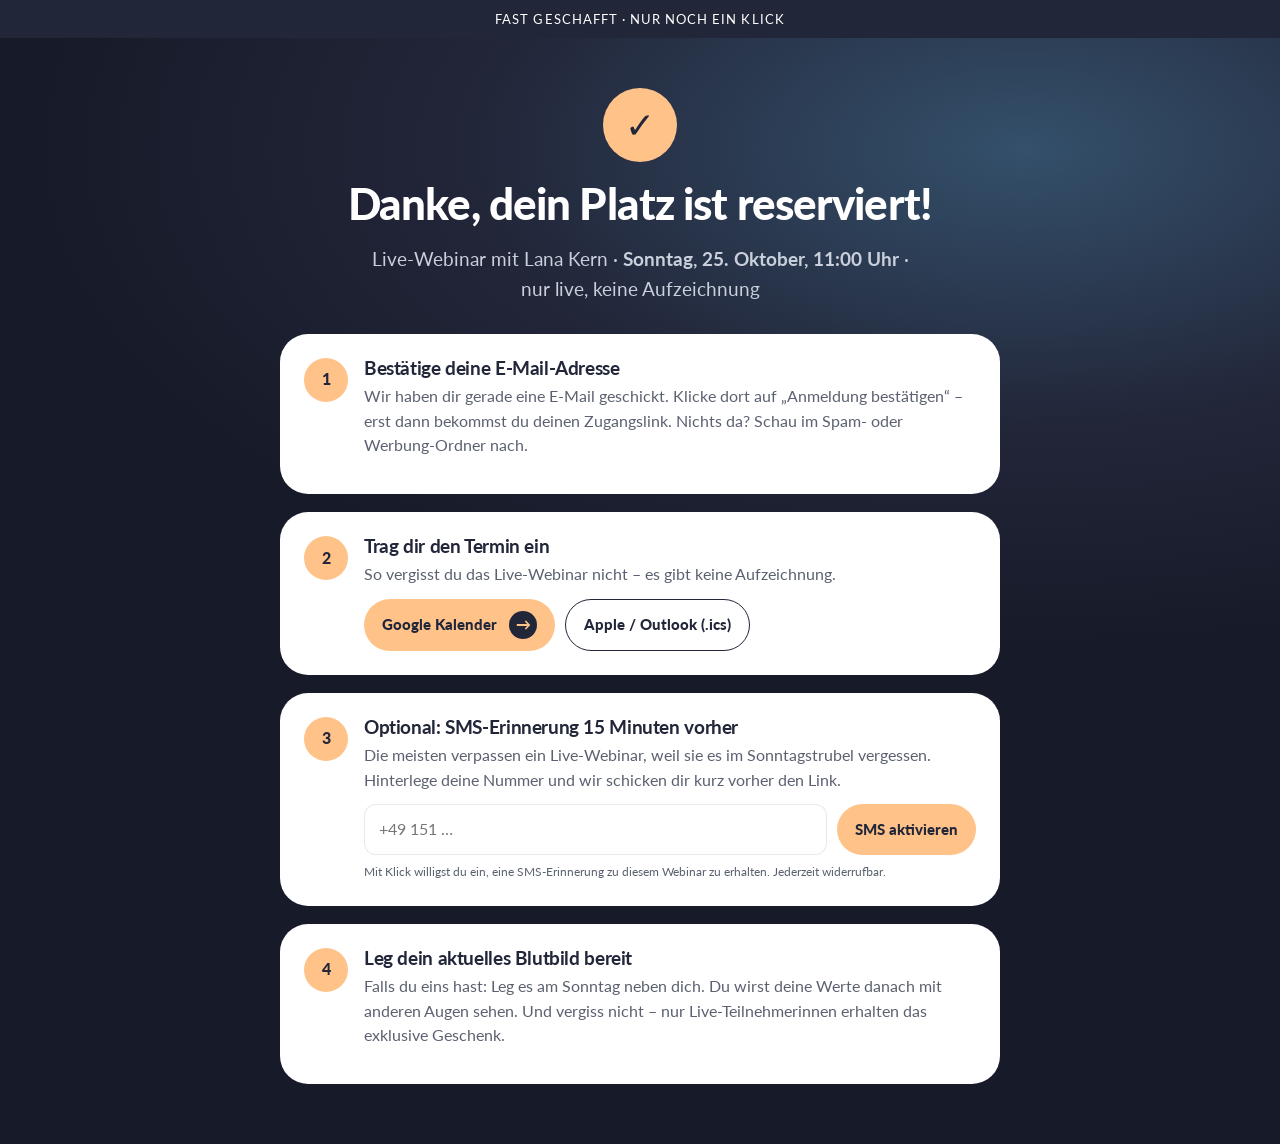
<file: danke.html>
<!doctype html>
<html lang="de">
<head>
  <meta charset="utf-8">
  <meta name="viewport" content="width=device-width, initial-scale=1">
  <title>Fast geschafft – dein Platz im Live-Webinar</title>
  <meta name="robots" content="noindex">
  <link rel="preconnect" href="https://fonts.googleapis.com">
  <link rel="preconnect" href="https://fonts.gstatic.com" crossorigin>
  <link href="https://fonts.googleapis.com/css2?family=Lato:ital,wght@0,400;0,700;0,900;1,700;1,900&display=swap" rel="stylesheet">
  <link rel="stylesheet" href="styles.css?v=20">
  <style>
    .thanks { background: radial-gradient(1000px 500px at 80% 10%, #34506b 0%, var(--navy) 55%, #171a28 100%); color: #fff; min-height: 100vh; padding-bottom: 60px; }
    .thanks h1 { color: #fff; }
    .thanks .lead { color: #c9cfdb; }
    .steps { display: grid; gap: 18px; max-width: 720px; margin: 30px auto 0; }
    .step { background: #fff; color: var(--ink); border-radius: var(--radius); padding: 24px; display: grid; grid-template-columns: 44px 1fr; gap: 16px; align-items: start; }
    .step .num { width: 44px; height: 44px; border-radius: 50%; display: grid; place-items: center; background: var(--peach); color: var(--navy); font-weight: 900; }
    .step h3 { font-size: 19px; margin-bottom: 6px; }
    .step p { margin: 0 0 12px; color: var(--grey); }
    .row { display: flex; flex-wrap: wrap; gap: 10px; }
    .btn.small { width: auto; font-size: 15px; padding: 12px 18px; }
    .btn.ghost { background: transparent; border: 1.5px solid var(--navy); box-shadow: none; }
    .check { width: 74px; height: 74px; border-radius: 50%; background: var(--peach); display: grid; place-items: center; margin: 10px auto 18px; color: var(--navy); font-size: 36px; font-weight: 900; animation: pop .6s cubic-bezier(.2,.8,.2,1); }
    @keyframes pop { from { transform: scale(.3); opacity: 0; } to { transform: scale(1); opacity: 1; } }
    .sms-ok { display: none; color: #2e8b57; font-weight: 700; margin-top: 8px; }
  </style>
</head>
<body>
  <div class="topbar">FAST GESCHAFFT · NUR NOCH EIN KLICK</div>
  <main class="thanks">
    <div class="wrap" style="text-align:center;padding-top:40px">
      <div class="check">✓</div>
      <h1 style="font-size:clamp(28px,4.5vw,44px)"><span id="hello">Danke</span>, dein Platz ist reserviert!</h1>
      <p class="lead" style="margin:0 auto">Live-Webinar mit Lana Kern · <b id="date-text">Sonntag, 11:00 Uhr</b> · nur live, keine Aufzeichnung</p>

      <div class="steps" style="text-align:left">
        <div class="step">
          <div class="num">1</div>
          <div>
            <h3>Bestätige deine E-Mail-Adresse</h3>
            <p>Wir haben dir gerade eine E-Mail geschickt. Klicke dort auf „Anmeldung bestätigen“ – erst dann bekommst du deinen Zugangslink. Nichts da? Schau im Spam- oder Werbung-Ordner nach.</p>
          </div>
        </div>
        <div class="step">
          <div class="num">2</div>
          <div>
            <h3>Trag dir den Termin ein</h3>
            <p>So vergisst du das Live-Webinar nicht – es gibt keine Aufzeichnung.</p>
            <div class="row">
              <a class="btn small" id="gcal" target="_blank" rel="noopener">Google Kalender <span class="arrow">→</span></a>
              <a class="btn small ghost" id="ics" download="lana-kern-webinar.ics">Apple / Outlook (.ics)</a>
            </div>
          </div>
        </div>
        <div class="step">
          <div class="num">3</div>
          <div>
            <h3>Optional: SMS-Erinnerung 15 Minuten vorher</h3>
            <p>Die meisten verpassen ein Live-Webinar, weil sie es im Sonntagstrubel vergessen. Hinterlege deine Nummer und wir schicken dir kurz vorher den Link.</p>
            <form id="sms-form" class="row" novalidate>
              <input id="phone" type="tel" autocomplete="tel" placeholder="+49 151 …" style="flex:1;min-width:200px;font:inherit;padding:12px 14px;border:1.5px solid var(--line);border-radius:12px">
              <button class="btn small" type="submit">SMS aktivieren</button>
            </form>
            <p style="font-size:12px;margin:8px 0 0">Mit Klick willigst du ein, eine SMS-Erinnerung zu diesem Webinar zu erhalten. Jederzeit widerrufbar.</p>
            <div class="sms-ok" id="sms-ok">✓ Erledigt – wir erinnern dich 15 Minuten vorher.</div>
          </div>
        </div>
        <div class="step">
          <div class="num">4</div>
          <div>
            <h3>Leg dein aktuelles Blutbild bereit</h3>
            <p>Falls du eins hast: Leg es am Sonntag neben dich. Du wirst deine Werte danach mit anderen Augen sehen. Und vergiss nicht – nur Live-Teilnehmerinnen erhalten das exklusive Geschenk.</p>
          </div>
        </div>
      </div>
    </div>
  </main>

  <script src="config.js?v=21"></script>
  <script>
    (function () {
      const cfg = window.FUNNEL_CONFIG;
      const start = new Date(cfg.webinarStart);
      const end = new Date(start.getTime() + cfg.webinarDurationMin * 60000);
      const name = sessionStorage.getItem('lk_vorname');
      if (name) document.getElementById('hello').textContent = 'Danke, ' + name;

      const fmt = new Intl.DateTimeFormat('de-DE', { weekday: 'long', day: 'numeric', month: 'long', hour: '2-digit', minute: '2-digit', timeZone: 'Europe/Berlin' });
      document.getElementById('date-text').textContent = fmt.format(start).replace(' um ', ', ') + ' Uhr';

      const z = (d) => d.toISOString().replace(/[-:]/g, '').replace(/\.\d{3}/, '');
      const details = 'Kostenloses Live-Webinar mit Lana Kern. Den Zugangslink bekommst du per E-Mail. Nur live – keine Aufzeichnung.';
      document.getElementById('gcal').href = 'https://calendar.google.com/calendar/render?action=TEMPLATE'
        + '&text=' + encodeURIComponent(cfg.webinarTitle)
        + '&dates=' + z(start) + '/' + z(end)
        + '&details=' + encodeURIComponent(details);

      const ics = ['BEGIN:VCALENDAR', 'VERSION:2.0', 'PRODID:-//Lana Kern//Webinar//DE', 'BEGIN:VEVENT',
        'UID:webinar-' + z(start) + '@lanakern.de', 'DTSTAMP:' + z(new Date()), 'DTSTART:' + z(start), 'DTEND:' + z(end),
        'SUMMARY:' + cfg.webinarTitle, 'DESCRIPTION:' + details,
        'BEGIN:VALARM', 'TRIGGER:-PT30M', 'ACTION:DISPLAY', 'DESCRIPTION:Webinar startet in 30 Minuten', 'END:VALARM',
        'END:VEVENT', 'END:VCALENDAR'].join('\r\n');
      document.getElementById('ics').href = 'data:text/calendar;charset=utf-8,' + encodeURIComponent(ics);

      document.getElementById('sms-form').addEventListener('submit', async (e) => {
        e.preventDefault();
        const phone = document.getElementById('phone').value.replace(/[^\d+]/g, '');
        if (phone.length < 8) { document.getElementById('phone').style.borderColor = '#c0392b'; return; }
        if (cfg.endpoint) {
          try {
            await fetch(cfg.endpoint, { method: 'POST', headers: { 'Content-Type': 'text/plain;charset=utf-8' },
              body: JSON.stringify({ action: 'sms_optin', email: sessionStorage.getItem('lk_email') || '', telefon: phone }) });
          } catch (err) { /* Erinnerung ist optional – Fehler blockiert nichts */ }
        }
        e.target.style.display = 'none';
        document.getElementById('sms-ok').style.display = 'block';
      });
    })();
  </script>
</body>
</html>
</file>
<file: styles.css>
:root {
  --navy: #222639;
  --navy-2: #2f455d;
  --peach: #ffc289;
  --peach-dark: #f6ad55;
  --ink: #1e1e24;
  --grey: #5b6170;
  --cream: #f7f3ee;
  --paper: #fffdfa;
  --line: rgba(34, 38, 57, .1);
  --radius: 28px;
  --ease: cubic-bezier(.2, .8, .2, 1);
}

* { box-sizing: border-box; }
html.lenis, html.lenis body { height: auto; }
.lenis.lenis-smooth { scroll-behavior: auto !important; }
body {
  margin: 0;
  font-family: 'Lato', system-ui, -apple-system, sans-serif;
  color: var(--ink);
  background: var(--cream);
  line-height: 1.55;
  -webkit-font-smoothing: antialiased;
  overflow-x: hidden;
}
img, video { max-width: 100%; display: block; }
a { color: inherit; }
.wrap { width: min(1180px, 100% - 32px); margin-inline: auto; }
.section { padding: 120px 0; }
.eyebrow { display: inline-flex; align-items: center; gap: 8px; font-size: 13px; font-weight: 700; letter-spacing: .14em; text-transform: uppercase; color: var(--navy-2); }
.eyebrow::before { content: ''; width: 22px; height: 1.5px; background: var(--peach-dark); }
h1, h2, h3 { line-height: 1.05; margin: 0 0 18px; letter-spacing: -.02em; color: var(--navy); }
h1 { font-size: clamp(38px, 5.6vw, 76px); font-weight: 900; }
h2 { font-size: clamp(32px, 4.4vw, 58px); font-weight: 900; }
.serif { font-family: 'Lora', Georgia, serif; font-style: italic; font-weight: 600; letter-spacing: -.01em; color: var(--peach-dark); }
.lead { font-size: clamp(17px, 1.5vw, 20px); color: var(--grey); max-width: 560px; }

/* Topbar + Nav */
.topbar { background: var(--navy); color: #fff; text-align: center; font-size: 13px; letter-spacing: .08em; padding: 9px 16px; }
.topbar b { color: var(--peach); }
.nav { position: sticky; top: 0; z-index: 30; backdrop-filter: blur(14px); background: rgba(247, 243, 238, .72); border-bottom: 1px solid var(--line); }
.nav .wrap { display: flex; align-items: center; justify-content: space-between; height: 68px; }
.logo { width: 38px; color: var(--navy); }
.nav-cta { font-weight: 700; font-size: 14px; text-decoration: none; padding: 10px 18px; border-radius: 999px; background: var(--navy); color: #fff; }

/* Buttons */
.btn {
  position: relative; display: inline-flex; align-items: center; justify-content: center; gap: 12px; overflow: hidden;
  font: inherit; font-weight: 900; font-size: 17px; color: var(--navy); background: var(--peach);
  border: 0; border-radius: 999px; padding: 18px 26px; cursor: pointer; text-decoration: none;
  transition: background .3s, transform .3s var(--ease);
}
.btn::after { content: ''; position: absolute; inset: 0; background: linear-gradient(110deg, transparent 30%, rgba(255,255,255,.55) 50%, transparent 70%); transform: translateX(-120%); transition: transform .9s var(--ease); }
.btn:hover::after { transform: translateX(120%); }
.btn:hover { background: var(--peach-dark); }
.btn .arrow { display: inline-grid; place-items: center; width: 28px; height: 28px; border-radius: 50%; background: var(--navy); color: var(--peach); font-size: 15px; transition: transform .3s var(--ease); }
.btn:hover .arrow { transform: translateX(3px); }
.btn.full { width: 100%; }
.btn[disabled] { opacity: .6; cursor: progress; }

/* Hero */
.hero { padding: 70px 0 100px; position: relative; }
.hero-grid { display: grid; grid-template-columns: 1.05fr .95fr; gap: 64px; align-items: start; }
.pre { display: inline-flex; gap: 10px; align-items: center; font-size: 15px; font-weight: 700; color: var(--navy-2); background: #fff; border: 1px solid var(--line); padding: 8px 14px; border-radius: 999px; margin-bottom: 24px; }
.dot { width: 8px; height: 8px; border-radius: 50%; background: #e5484d; box-shadow: 0 0 0 0 rgba(229,72,77,.5); animation: pulse 1.8s infinite; }
@keyframes pulse { 70% { box-shadow: 0 0 0 9px rgba(229,72,77,0); } 100% { box-shadow: 0 0 0 0 rgba(229,72,77,0); } }
.hero-bullets { list-style: none; padding: 0; margin: 28px 0; display: grid; gap: 14px; }
.hero-bullets li { display: grid; grid-template-columns: 28px 1fr; gap: 12px; color: var(--grey); font-size: 16px; }
.hero-bullets li::before { content: '✓'; width: 28px; height: 28px; border-radius: 50%; background: var(--navy); color: var(--peach); font-weight: 900; font-size: 13px; display: grid; place-items: center; }
.hero-bullets b { color: var(--navy); }
.meta { display: flex; flex-wrap: wrap; align-items: center; gap: 14px 22px; margin-top: 8px; }
.countdown { display: flex; gap: 8px; }
.countdown div { background: #fff; border: 1px solid var(--line); border-radius: 14px; width: 64px; padding: 8px 0; text-align: center; }
.countdown b { display: block; font-size: 22px; font-weight: 900; color: var(--navy); font-variant-numeric: tabular-nums; }
.countdown span { font-size: 11px; color: var(--grey); }
.proof { display: flex; align-items: center; gap: 10px; font-size: 14px; color: var(--grey); }
.stars { color: var(--peach-dark); letter-spacing: 1px; }

.visual { position: relative; }
.portrait { position: relative; border-radius: 36px; overflow: hidden; aspect-ratio: 4 / 5; background: #e9e0d6; }
.portrait img { width: 100%; height: 115%; object-fit: cover; }
.chip { position: absolute; background: rgba(255,255,255,.82); backdrop-filter: blur(12px); border: 1px solid rgba(255,255,255,.7); border-radius: 18px; padding: 12px 16px; box-shadow: 0 20px 40px rgba(34,38,57,.12); font-size: 13px; color: var(--grey); }
.chip b { display: block; font-size: 22px; color: var(--navy); font-weight: 900; }
.chip.c1 { left: -28px; top: 14%; }
.chip.c2 { right: -22px; top: 48%; }
.chip.c3 { left: 8%; bottom: -24px; }

/* Formular-Karte */
.card { background: var(--paper); border-radius: var(--radius); padding: 32px; box-shadow: 0 40px 80px rgba(34,38,57,.12); border: 1px solid var(--line); margin-top: 34px; }
.card h3 { font-size: 24px; margin-bottom: 6px; }
.card .small { font-size: 14px; color: var(--grey); margin: 0 0 20px; }
.fields { display: grid; grid-template-columns: 1fr 1fr; gap: 12px; }
.field label { display: block; font-size: 13px; font-weight: 700; margin-bottom: 6px; color: var(--navy); }
.field input { width: 100%; font: inherit; font-size: 16px; padding: 15px 16px; border: 1.5px solid var(--line); border-radius: 14px; background: #fff; transition: border-color .2s, box-shadow .2s; }
.field input:focus { outline: none; border-color: var(--peach-dark); box-shadow: 0 0 0 4px rgba(255,194,137,.35); }
.field .err { display: none; color: #b42318; font-size: 12px; margin-top: 6px; }
.field.invalid input { border-color: #b42318; }
.field.invalid .err { display: block; }
.consent { display: flex; gap: 10px; font-size: 13px; color: var(--grey); margin: 16px 0; align-items: flex-start; }
.consent input { margin-top: 3px; accent-color: var(--navy); }
.form-note { font-size: 12px; color: var(--grey); text-align: center; margin: 10px 0 0; }
.form-error { display: none; background: #fdecea; color: #a12a1d; font-size: 14px; padding: 10px 12px; border-radius: 12px; margin-bottom: 12px; }

/* Laufband */
.marquee { overflow: hidden; border-block: 1px solid var(--line); padding: 22px 0; background: var(--paper); }
.marquee-track { display: flex; gap: 56px; width: max-content; animation: marquee 42s linear infinite; font-weight: 700; font-size: 17px; color: var(--navy); white-space: nowrap; }
.marquee-track span { display: inline-flex; align-items: center; gap: 56px; }
.marquee-track span::after { content: '✦'; color: var(--peach-dark); }
@keyframes marquee { to { transform: translateX(-50%); } }

/* Silo-Story (gepinnt) */
.story { background: var(--navy); color: #fff; position: relative; }
.story h2 { color: #fff; }
.story-pin { height: 100vh; display: grid; grid-template-columns: .62fr 1.38fr; align-items: center; gap: 32px; padding-top: 60px; }
.story-copy p { color: #c9cfdb; font-size: 18px; max-width: 420px; }
.story-step { font-size: 14px; letter-spacing: .12em; text-transform: uppercase; color: var(--peach); font-weight: 700; margin-bottom: 14px; }
.stage { position: relative; height: calc(100vh - 90px); max-height: 900px; }
.sheet {
  position: absolute; left: 50%; top: 50%; width: 300px; height: 390px; transform: translate(-50%, -50%) rotate(-3deg);
  background: #fff; color: var(--ink); border-radius: 14px; padding: 22px; box-shadow: 0 40px 80px rgba(0,0,0,.35); z-index: 3;
}
.sheet h4 { margin: 0 0 12px; font-size: 13px; letter-spacing: .1em; text-transform: uppercase; color: var(--grey); }
.sheet .row { display: flex; justify-content: space-between; font-size: 13px; padding: 7px 0; border-bottom: 1px dashed #e4e4e4; }
.sheet .row span:last-child { color: #2e8b57; font-weight: 700; }
.stamp { position: absolute; right: 18px; bottom: 26px; transform: rotate(-12deg); border: 3px solid #2e8b57; color: #2e8b57; font-weight: 900; font-size: 18px; padding: 6px 12px; border-radius: 8px; letter-spacing: .06em; }
.tile {
  position: absolute; left: 50%; top: 50%; width: 220px; height: 240px; margin: -120px 0 0 -110px; border-radius: 24px; overflow: hidden;
  background: #11131f; box-shadow: 0 24px 50px rgba(0,0,0,.4); opacity: 0; z-index: 2;
}
.tile[data-i="4"] video { object-position: center 55%; }
.tile video, .tile img { width: 100%; height: 100%; object-fit: cover; opacity: .85; }
.tile .label { position: absolute; left: 14px; bottom: 14px; right: 14px; font-weight: 900; font-size: 18px; color: #fff; text-shadow: 0 2px 10px rgba(0,0,0,.6); }
.tile .label small { display: block; font-weight: 400; font-size: 12px; color: #c9cfdb; }
.whole { position: absolute; left: 50%; top: 50%; width: 180px; height: 180px; margin: -90px 0 0 -90px; border-radius: 50%; display: grid; place-items: center; text-align: center; padding: 26px; background: radial-gradient(circle, #ffd7b0 0%, var(--peach) 60%); color: var(--navy); font-weight: 900; font-size: 19px; line-height: 1.15; opacity: 0; transform: scale(.4); z-index: 1; box-shadow: 0 0 80px rgba(255,194,137,.55); }
.reason, .mobile-sub, .whole-sub, .burst { display: none; }
.links { position: absolute; inset: 0; width: 100%; height: 100%; z-index: 0; }
.links path { fill: none; stroke: var(--peach); stroke-width: 2; opacity: .85; }

/* Ferritin-Regler */
.tool { display: grid; grid-template-columns: .9fr 1.1fr; gap: 64px; align-items: center; }
.tool-card { background: var(--paper); border: 1px solid var(--line); border-radius: var(--radius); padding: 36px; box-shadow: 0 30px 60px rgba(34,38,57,.08); }
.tool-value { display: flex; align-items: baseline; gap: 8px; margin-bottom: 8px; }
.tool-value b { font-size: 64px; font-weight: 900; color: var(--navy); font-variant-numeric: tabular-nums; line-height: 1; }
.tool-value span { color: var(--grey); }
input[type=range] { width: 100%; accent-color: var(--navy); margin: 18px 0 26px; }
.scale { margin-bottom: 18px; }
.scale .top { display: flex; justify-content: space-between; font-size: 14px; font-weight: 700; color: var(--navy); margin-bottom: 8px; }
.scale .top em { font-style: normal; font-weight: 900; }
.bar { height: 12px; border-radius: 999px; background: #ece7df; overflow: hidden; }
.bar i { display: block; height: 100%; border-radius: 999px; background: #2e8b57; transition: width .5s var(--ease), background .5s; }
.verdict { margin-top: 20px; padding: 16px 18px; border-radius: 16px; background: var(--cream); font-size: 15px; color: var(--navy); }
.tool-note { font-size: 12px; color: var(--grey); margin-top: 14px; }

/* Problem */
.problem-grid { display: grid; grid-template-columns: 1.1fr .9fr; gap: 64px; align-items: center; }
.text-link { display: inline-block; margin-top: 10px; font-weight: 700; color: var(--navy); text-decoration: none; border-bottom: 1.5px solid var(--peach-dark); padding-bottom: 2px; }
.problem-card { background: var(--navy); color: #fff; border-radius: var(--radius); padding: 34px; box-shadow: 0 30px 60px rgba(34,38,57,.18); }
.problem-check { display: inline-block; background: rgba(46,139,87,.18); color: #7fd3a2; font-weight: 700; padding: 10px 14px; border-radius: 12px; }
.problem-divider { margin: 22px 0 12px; font-size: 13px; letter-spacing: .14em; text-transform: uppercase; color: var(--peach); font-weight: 700; }
.problem-symptoms { display: flex; flex-wrap: wrap; gap: 10px; }
.problem-symptoms span { border: 1px solid rgba(255,255,255,.18); border-radius: 999px; padding: 8px 14px; font-weight: 700; }
.problem-bottom { margin: 24px 0 0; color: #c9cfdb; }
.problem-bottom b { color: #fff; }

/* Problem als illustrierte Karten */
.duo { display: grid; grid-template-columns: 1fr 1fr; gap: 18px; }
.mini-card { position: relative; background: #fff; border-radius: 26px; padding: 26px 22px 24px; text-align: center; box-shadow: 0 24px 50px rgba(34,38,57,.10); border: 1px solid var(--line); }
.mini-ill { width: 120px; height: 120px; margin: 0 auto 6px; display: block; animation: bob 4s ease-in-out infinite; }
.mini-card:nth-child(2) .mini-ill { animation-delay: -2s; }
@keyframes bob { 50% { transform: translateY(-6px) rotate(-2deg); } }
.mini-card h3 { font-size: 22px; margin: 4px 0 6px; }
.mini-card p { margin: 0 0 16px; color: var(--grey); font-size: 15px; }
.mini-tag { display: inline-block; font-size: 12px; font-weight: 900; letter-spacing: .08em; text-transform: uppercase; padding: 7px 14px; border-radius: 999px; }
.mini-tag.ok { background: rgba(46,139,87,.12); color: #2e8b57; }
.mini-tag.bad { background: rgba(229,72,77,.12); color: #c0392b; }
.duo-bottom { grid-column: 1 / -1; background: var(--navy); color: #c9cfdb; border-radius: 26px; padding: 22px 24px; display: flex; align-items: center; justify-content: space-between; gap: 18px; flex-wrap: wrap; }
.duo-bottom p { margin: 0; max-width: 320px; }
.duo-bottom b { color: #fff; }
.duo-bottom .btn { font-size: 15px; padding: 14px 20px; }
@media (max-width: 420px) { .mini-card { padding: 20px 14px; } .mini-ill { width: 90px; height: 90px; } .mini-card h3 { font-size: 18px; } }

/* 3 Schlüssel */
.keys { display: grid; grid-template-columns: repeat(3, 1fr); gap: 20px; margin-top: 48px; }
.key { position: relative; background: #fff; border: 1px solid var(--line); border-radius: var(--radius); padding: 30px; transition: transform .4s var(--ease), box-shadow .4s var(--ease); }
.key:hover { transform: translateY(-6px); box-shadow: 0 24px 50px rgba(34,38,57,.1); }
.key-num { font-size: 13px; font-weight: 900; color: var(--peach-dark); letter-spacing: .1em; }
.key h3 { font-size: 24px; margin: 14px 0 12px; }
.key p { color: var(--grey); margin: 0 0 20px; }
.key-tag { font-size: 12px; font-weight: 700; letter-spacing: .12em; text-transform: uppercase; color: var(--navy-2); }
.key-banner { display: flex; align-items: center; justify-content: space-between; gap: 20px; flex-wrap: wrap; margin-top: 24px; background: var(--navy); color: #fff; border-radius: var(--radius); padding: 26px 30px; }
.key-banner b { display: block; font-size: 20px; }
.key-banner span { color: #c9cfdb; }

/* Live-Bonus */
.bonus-grid { display: grid; grid-template-columns: 1.1fr .9fr; gap: 64px; align-items: center; }
.report { position: relative; display: grid; place-items: center; min-height: 380px; }
.report-paper { width: 260px; height: 340px; background: #fff; border-radius: 10px; padding: 30px 26px; box-shadow: 0 40px 80px rgba(34,38,57,.18); transform: rotate(-4deg); display: flex; flex-direction: column; gap: 10px; }
.report-paper span { font-size: 11px; letter-spacing: .2em; color: var(--grey); font-weight: 700; }
.report-paper b { font-size: 34px; line-height: 1; color: var(--navy); font-weight: 900; margin-top: 18px; }
.report-paper small { color: var(--peach-dark); font-weight: 700; margin-bottom: 14px; }
.report-paper i { display: block; height: 6px; border-radius: 3px; background: #ece7df; }
.gift { position: absolute; right: 12%; top: 8%; width: 86px; height: 86px; border-radius: 50%; background: var(--peach); color: var(--navy); display: grid; place-items: center; text-align: center; font-weight: 900; font-size: 13px; line-height: 1.1; transform: rotate(10deg); box-shadow: 0 14px 30px rgba(246,173,85,.4); }

@media (max-width: 960px) {
  .problem-grid, .bonus-grid { grid-template-columns: 1fr; gap: 36px; }
  .keys { grid-template-columns: 1fr; }
  .report { min-height: 340px; }
}

/* In drei Schritten */
.steps3 { position: relative; display: grid; grid-template-columns: repeat(3, 1fr); gap: 22px; margin-top: 52px; counter-reset: s; }
.steps3::before { content: ''; position: absolute; left: 16%; right: 16%; top: 33px; border-top: 2px dashed rgba(246,173,85,.6); z-index: 0; }
.step3 { position: relative; z-index: 1; background: #fff; border: 1px solid var(--line); border-radius: var(--radius); padding: 30px 28px; transition: transform .4s var(--ease), box-shadow .4s var(--ease); }
.step3:hover { transform: translateY(-6px); box-shadow: 0 24px 50px rgba(34,38,57,.1); }
.step3-num { display: inline-block; background: var(--navy); color: var(--peach); font-size: 12px; font-weight: 900; letter-spacing: .12em; text-transform: uppercase; padding: 8px 14px; border-radius: 999px; }
.step3 h3 { font-size: 24px; margin: 18px 0 10px; }
.step3 p { margin: 0; color: var(--grey); }
@media (max-width: 960px) {
  .steps3 { grid-template-columns: 1fr; }
  .steps3::before { left: 50%; right: auto; top: 0; bottom: 0; border-top: 0; border-left: 2px dashed rgba(246,173,85,.6); }
}

/* Schwebende Chips */
.float { animation: float 6s ease-in-out infinite; }
@keyframes float { 50% { transform: translateY(-10px); } }

/* Timeline */
.timeline { position: relative; max-width: 760px; margin: 56px auto 0; }
.tl-line { position: absolute; left: 23px; top: 10px; bottom: 10px; width: 2px; background: var(--line); }
.tl-line i { position: absolute; left: 0; top: 0; width: 100%; height: 0; background: linear-gradient(var(--peach-dark), var(--peach)); }
.tl-item { position: relative; display: grid; grid-template-columns: 48px 1fr; gap: 26px; padding-bottom: 44px; }
.tl-item:last-child { padding-bottom: 0; }
.tl-dot { position: relative; z-index: 1; width: 48px; height: 48px; border-radius: 50%; display: grid; place-items: center; font-weight: 900; background: var(--paper); border: 2px solid var(--line); color: var(--grey); transition: all .5s var(--ease); }
.tl-item.on .tl-dot { background: var(--navy); border-color: var(--navy); color: var(--peach); box-shadow: 0 0 0 8px rgba(255,194,137,.35); }
.tl-when { font-size: 13px; font-weight: 700; letter-spacing: .12em; text-transform: uppercase; color: var(--peach-dark); }
.tl-body h3 { font-size: 24px; margin: 6px 0 8px; }
.tl-body p { margin: 0; color: var(--grey); font-size: 17px; }
.tl-body { opacity: .35; transition: opacity .5s; }
.tl-item.on .tl-body { opacity: 1; }

/* Video */
.video-sec { background: var(--paper); }
.video-wrap { position: relative; border-radius: 32px; overflow: hidden; aspect-ratio: 9 / 16; width: min(380px, 100%); background: #000; margin: 40px auto 0; cursor: pointer; box-shadow: 0 40px 80px rgba(34,38,57,.18); }
.video-wrap video { width: 100%; height: 100%; object-fit: cover; }
.video-wrap .poster-layer { position: absolute; inset: 0; background: linear-gradient(0deg, rgba(34,38,57,.55), rgba(34,38,57,.05) 60%); display: flex; align-items: flex-end; padding: 36px; transition: opacity .4s; }
.video-wrap.playing .poster-layer { opacity: 0; pointer-events: none; }
.play { position: absolute; left: 50%; top: 50%; width: 110px; height: 110px; margin: -55px 0 0 -55px; border-radius: 50%; background: rgba(255,255,255,.9); display: grid; place-items: center; color: var(--navy); font-size: 30px; transition: transform .3s var(--ease); }
.video-wrap:hover .play { transform: scale(1.08); }
.play { transition: transform .3s var(--ease), opacity .3s; cursor: pointer; }
.video-wrap.playing .play { opacity: 0; pointer-events: none; }
.poster-layer h3 { color: #fff; font-size: clamp(22px, 2.6vw, 34px); margin: 0; }

/* Stats */
.stats { display: grid; grid-template-columns: repeat(4, 1fr); gap: 16px; margin-top: 40px; }
.stat { border-top: 1.5px solid var(--navy); padding-top: 18px; }
.stat b { display: block; font-size: clamp(34px, 3.6vw, 52px); font-weight: 900; color: var(--navy); line-height: 1; font-variant-numeric: tabular-nums; }
.stat span { font-size: 14px; color: var(--grey); }

/* Stimmen (horizontal) */
.voices-sec { overflow: hidden; }
.voices { display: flex; gap: 22px; margin-top: 40px; will-change: transform; }
.voice { flex: 0 0 min(420px, 82vw); background: var(--paper); border: 1px solid var(--line); border-radius: var(--radius); padding: 30px; }
.voice p { font-size: 18px; color: var(--navy); margin: 14px 0 22px; }
.person { display: flex; align-items: center; gap: 12px; font-weight: 700; }
.person img { width: 46px; height: 46px; border-radius: 50%; object-fit: cover; background: #eee; }
.disclaimer { font-size: 12px; color: var(--grey); margin-top: 18px; }

/* FAQ */
.faq { max-width: 820px; margin: 40px auto 0; }
.faq details { border-bottom: 1px solid var(--line); }
.faq summary { cursor: pointer; list-style: none; display: flex; justify-content: space-between; align-items: center; gap: 20px; padding: 24px 0; font-weight: 700; font-size: 19px; color: var(--navy); }
.faq summary::-webkit-details-marker { display: none; }
.faq summary::after { content: '+'; flex: 0 0 34px; height: 34px; border-radius: 50%; border: 1px solid var(--line); display: grid; place-items: center; transition: transform .3s var(--ease); }
.faq details[open] summary::after { transform: rotate(45deg); }
.faq details p { margin: 0 0 24px; color: var(--grey); font-size: 17px; }

/* Final */
.final { background: var(--navy); color: #fff; text-align: center; position: relative; overflow: hidden; }
.final h2 { color: #fff; }
.final::before { content: ''; position: absolute; width: 700px; height: 700px; left: 50%; top: 50%; transform: translate(-50%, -50%); background: radial-gradient(circle, rgba(255,194,137,.28), transparent 60%); }
.final .wrap { position: relative; }

footer { font-size: 13px; color: var(--grey); text-align: center; padding: 30px 0; }
.sticky-cta { position: fixed; left: 12px; right: 12px; bottom: 12px; z-index: 40; display: none; }
.sticky-cta.show { display: flex; }

/* Einblenden */
/* Inhalte sind immer sichtbar; die Animation spielt nur ab, wenn das Element ins Bild kommt */
@keyframes rise { from { opacity: 0; transform: translateY(30px); } }
@keyframes pop { from { opacity: 0; transform: scale(.6); } }
.reveal.in { animation: rise .9s var(--ease) both; }
.no-js .reveal, .reduced .reveal { opacity: 1; transform: none; }

@media (max-width: 960px) {
  .section { padding: 80px 0; }
  .hero-grid, .tool, .story-pin { grid-template-columns: 1fr; }
  .visual { order: -1; max-width: 420px; margin: 0 auto; }
  .chip.c1 { left: -8px; } .chip.c2 { right: -8px; }
  .fields { grid-template-columns: 1fr; }
  .stats { grid-template-columns: repeat(2, 1fr); }
  .story-pin { height: auto; padding: 80px 0; }
  .stage { height: auto; max-height: none; display: flex; flex-direction: column; gap: 16px; }
  .stage > * { flex-shrink: 0; }
  .sheet, .links { display: none; }
  .mobile-sub { display: block; order: 0; margin: 8px 0 4px; font-size: 13px; font-weight: 700; letter-spacing: .14em; text-transform: uppercase; color: var(--peach); }
  .tile { order: 1; position: relative; left: auto; top: auto; margin: 0; width: 100%; height: auto; border-radius: 22px; opacity: 1; transform: none; background: #161a2b; border: 1px solid rgba(255,255,255,.06); }
  .tile video { height: 190px; }
  .tile .label { position: static; padding: 16px 18px 0; font-size: 20px; text-shadow: none; }
  .tile .label small { display: block; font-size: 12px; color: var(--peach); margin-top: 2px; }
  .reason { display: block; margin: 0; padding: 8px 18px 20px; color: #c9cfdb; font-size: 15px; line-height: 1.5; }
  .whole { order: 2; position: relative; left: auto; top: auto; margin: 16px auto 0; width: 230px; height: 230px; font-size: 22px; padding: 26px; opacity: 1; transform: none; display: flex; flex-direction: column; justify-content: center; align-items: center; }
  .whole-sub { display: block; font-size: 13px; font-weight: 700; margin-top: 8px; opacity: .8; }
  .story .stage .tile, .story .stage .whole { opacity: 1; transform: none; }
  .story .stage .tile.in { animation: rise .8s var(--ease) both; }

  /* Goldene Umrandung, die beim Scrollen mitläuft (--p = Fortschritt 0..1) */
  .story .stage .tile { overflow: visible; --p: 0; --c: 0; }
  .story .stage .tile video { border-radius: 22px 22px 0 0; }
  .story .stage .tile::after {
    content: ''; position: absolute; inset: -1px; border-radius: 23px; padding: 2px; pointer-events: none;
    background: linear-gradient(180deg, #ffd9a8, #f6ad55) top / 100% calc(var(--p) * 100%) no-repeat;
    -webkit-mask: linear-gradient(#000 0 0) content-box, linear-gradient(#000 0 0); -webkit-mask-composite: xor;
    mask: linear-gradient(#000 0 0) content-box exclude, linear-gradient(#000 0 0);
  }
  .story .stage .tile::before {
    content: ''; position: absolute; left: 50%; top: -17px; width: 2px; height: 16px; margin-left: -1px;
    background: linear-gradient(#f6ad55, #ffd9a8); transform-origin: top; transform: scaleY(var(--c)); box-shadow: 0 0 10px rgba(246,173,85,.8);
  }
  .story .stage .tile[data-i="0"]::before { display: none; }
  .story .stage .tile { transition: box-shadow .6s var(--ease); }
  .story .stage .tile.lit { box-shadow: 0 0 0 1px rgba(246,173,85,.4), 0 0 36px rgba(246,173,85,.28); }
  .story .stage .tile.lit .label { color: var(--peach); transition: color .6s; }
  .whole-connector { display: none; }

  /* Der Knall */
  .story .stage .whole { position: relative; overflow: visible; }
  .whole-main { display: block; }
  .story .stage .whole .whole-sub { font-size: 15px; opacity: 1; margin-top: 6px; }
  .story .stage .burst { display: block; }
  .burst { position: absolute; left: 50%; top: 50%; width: 0; height: 0; pointer-events: none; }
  .burst i { position: absolute; left: -5px; top: -5px; width: 10px; height: 10px; border-radius: 50%; background: #ffd9a8; box-shadow: 0 0 12px #f6ad55; opacity: 0; }
  .story .stage .whole::before {
    content: ''; position: absolute; inset: 0; border-radius: 50%; border: 3px solid var(--peach); opacity: 0; pointer-events: none;
  }
  .story .stage .whole.in { animation: pop .9s cubic-bezier(.34,1.56,.64,1) both; }
  .story .stage .whole.in::before { animation: shock 1.1s .25s ease-out both; }
  .story .stage .whole.in .burst i { animation: spark 1s .3s cubic-bezier(.2,.8,.2,1) both; }
  @keyframes shock { 0% { opacity: .9; transform: scale(1); } 100% { opacity: 0; transform: scale(2.6); } }
  @keyframes spark { 0% { opacity: 1; transform: rotate(var(--a)) translateY(0) scale(1); } 100% { opacity: 0; transform: rotate(var(--a)) translateY(-170px) scale(.2); } }
  .tile[data-i="4"] video { height: 300px; object-position: center 52%; }
  .voices { overflow-x: auto; scroll-snap-type: x mandatory; padding-bottom: 8px; }
  .voice { scroll-snap-align: start; }
}
@media (min-width: 961px) { .sticky-cta { display: none !important; } }

/* Mobile: Headline + Lead über dem Bild, Rest darunter */
@media (max-width: 960px) {
  .hero-grid { display: flex; flex-direction: column; gap: 0; }
  .hero-text { display: contents; }
  .hero-text > * { order: 3; }
  .hero-text > .pre, .hero-text > h1, .hero-text > .lead { order: 1; }
  .hero-grid > .visual { order: 2; margin: 8px auto 24px; width: 100%; }
}
/* Mobile: kein seitliches Verschieben (iOS), Bewertung nicht über dem Gesicht */
html, body { overflow-x: clip; max-width: 100%; }
.marquee { overflow: hidden; }
@media (max-width: 960px) {
  .chip.c1 { top: auto; bottom: 30%; left: -8px; }
  .chip { padding: 10px 14px; }
  .chip b { font-size: 19px; }
}
</file>
